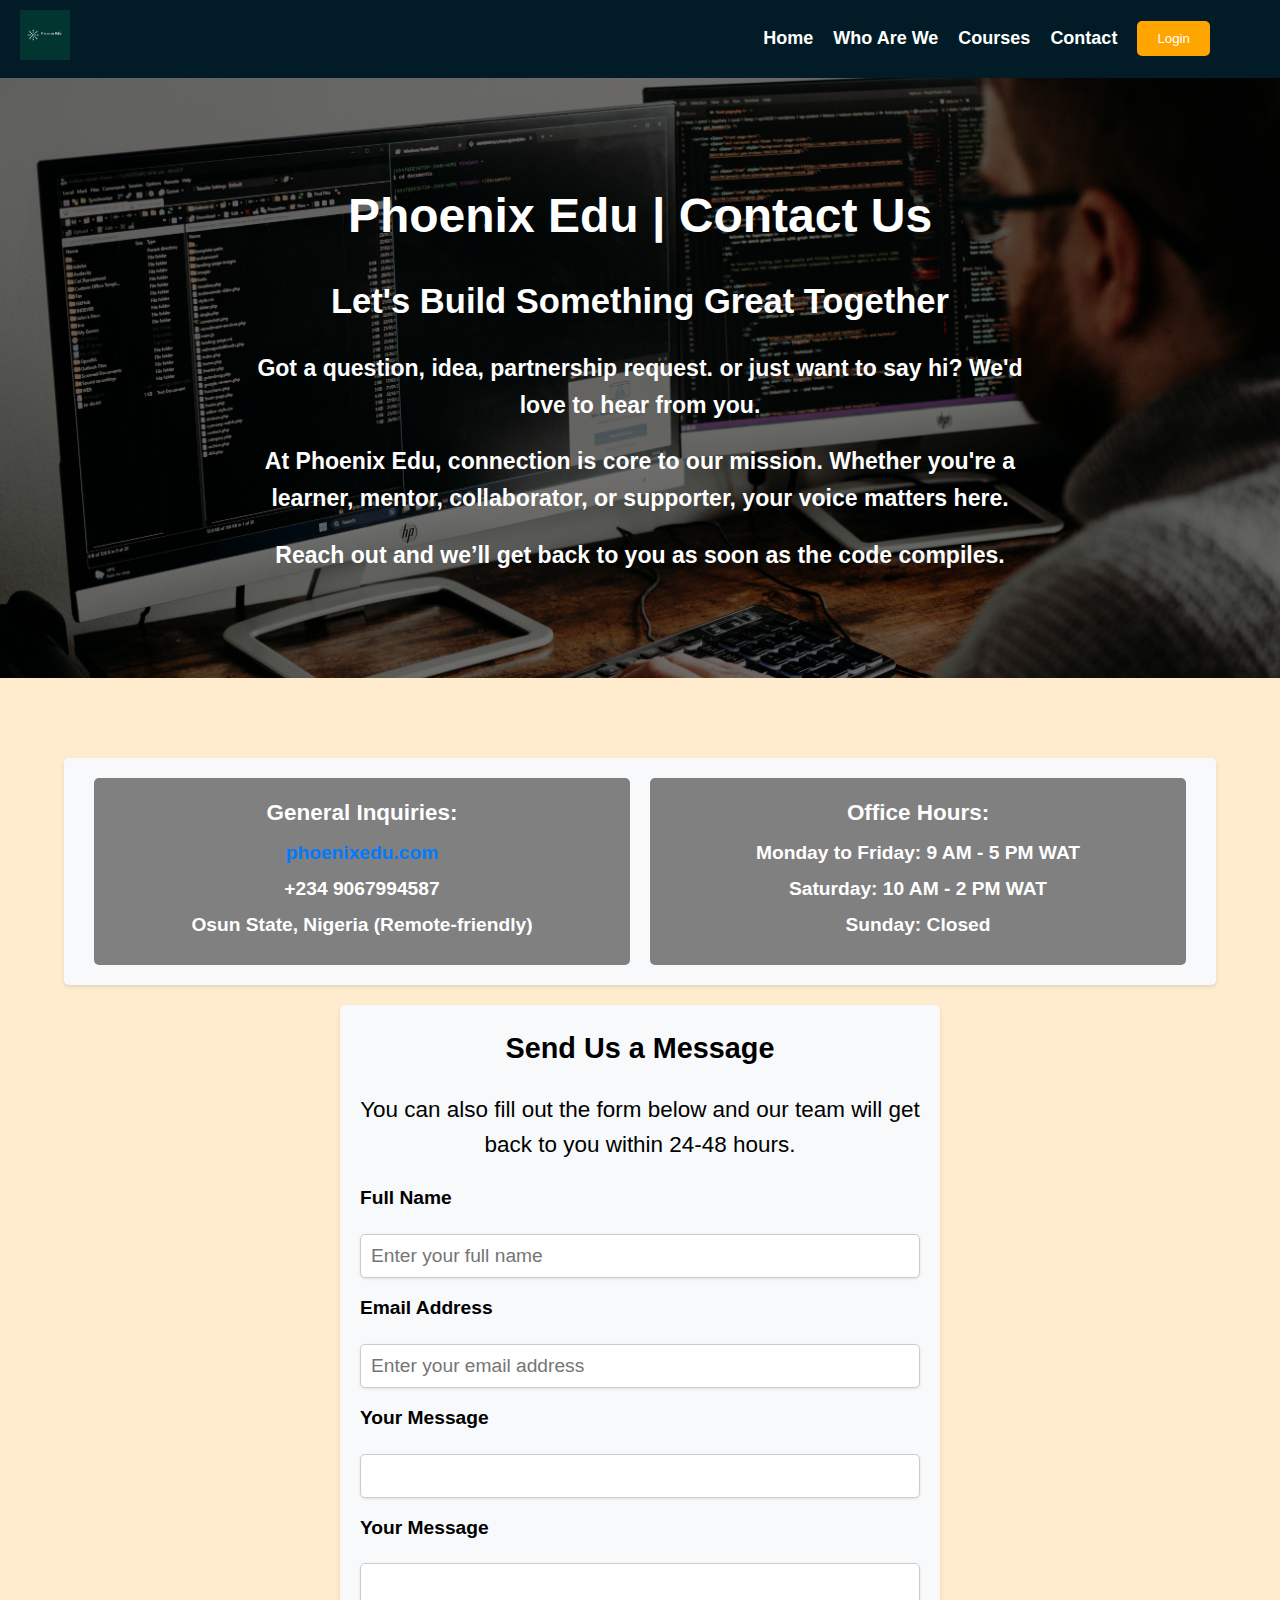
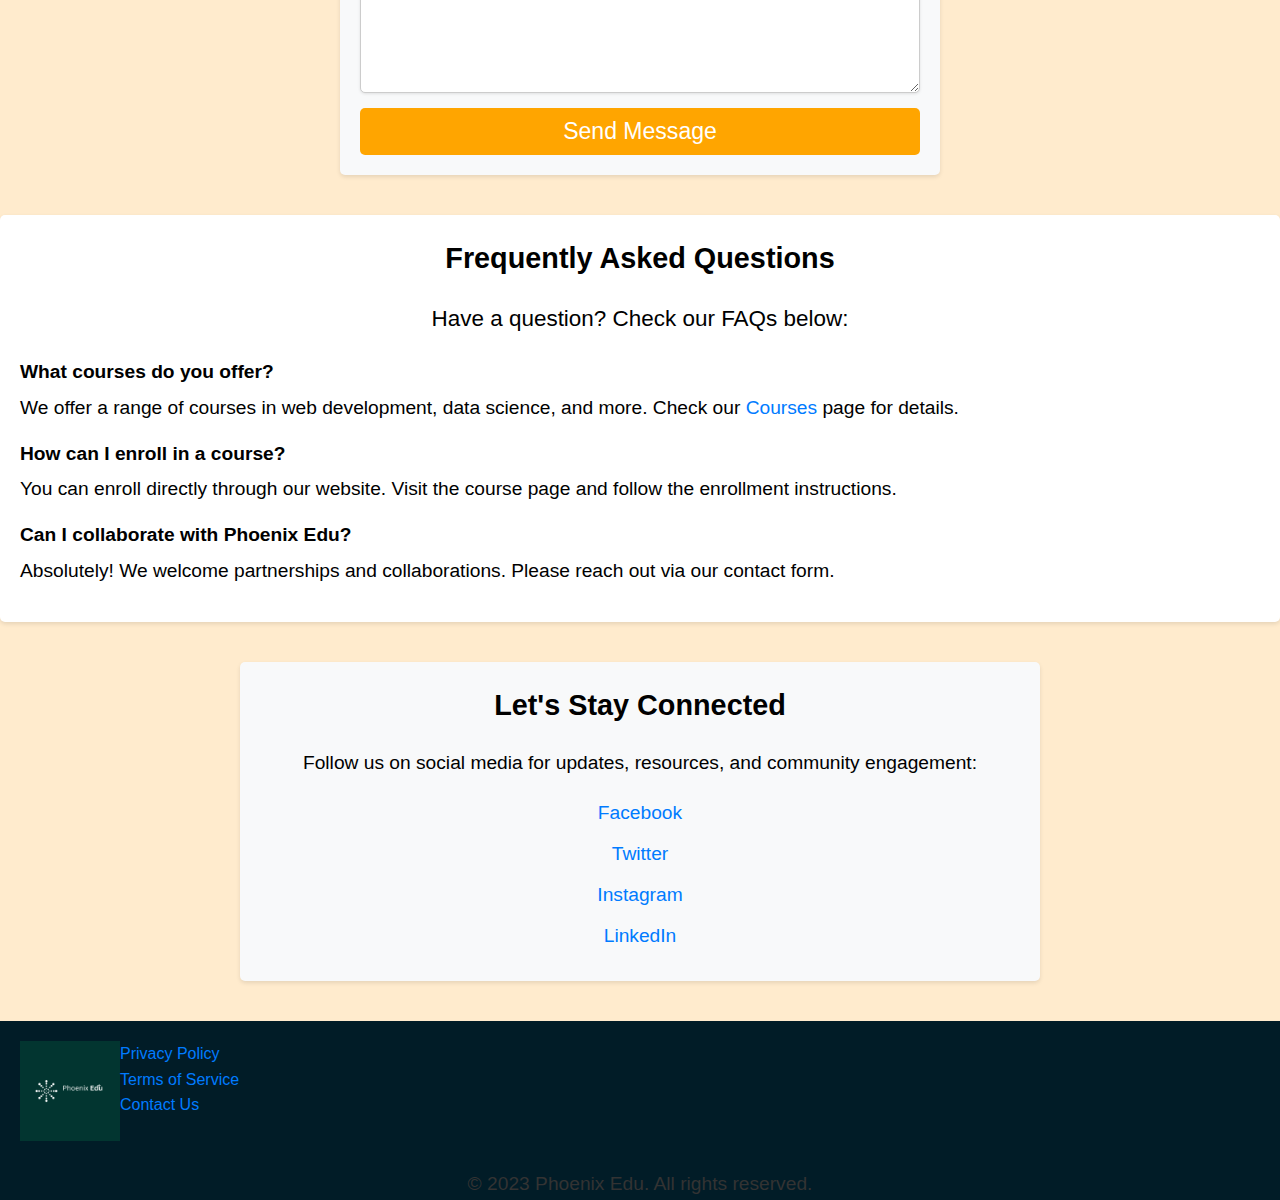
<file: pages/contact.html>
<!DOCTYPE html>
<html lang="en">
  <head>
    <meta charset="UTF-8" />
    <meta name="viewport" content="width=device-width, initial-scale=1.0" />
    <title>Phoenix Edu | Contact</title>

    <style>
        * {
            box-sizing: border-box;
            margin: 0;
            padding: 0;
        }

        a {
            color: #007bff;
            text-decoration: none;
        }

        body {
            font-family:Arial, Helvetica, sans-serif;
            line-height: 1.6;
            color: #333; /* Default text color */
            background-color: blanchedalmond; /* Default background color */
            
        }

        .header {
            display: flex;
            justify-content: space-between;
            align-items: center;
            padding: 10px 20px;
            background-color:rgb(1, 28, 39);
            color: white;
        }

        .logo img {
            width: 50px;
            height: 50px;
        }

        .nav-list {
            display: flex;
            align-items: center;
            gap: 20px;
            margin-right: 50px;
        }

        .nav-list ul {
            list-style-type: none;
            display: flex;
            gap: 20px;
        }

        .nav-list ul li {
            display: inline;
            font-size: 18px;
            font-weight: bold;
        }

        .nav-list ul li a {
            color: white;
            text-decoration: none;
        }

        .nav-list ul li a:hover {
            text-decoration: solid underline;
        }

        .login-button {
            background-color: orange;
            color: white;
            border: none;
            padding: 10px 20px;
            border-radius: 5px;
            cursor: pointer;
        }

        .login-button:hover {
            background-color: darkorange;
        }

        .hero {
            position: relative;
            background-image: url('../images/web-dev2.jpg');
            background-size: cover;
            background-position: center;
            background-repeat: no-repeat;
            display: flex;
            flex-direction: column;
            align-items: center;
            font-weight: bold;
            height: 600px;;
            color: white;
            text-align: center;
            padding: 100px 20px;
            font-size: 1.2em;
            margin-bottom: 80px;
        }

        .hero::before {
            content: '';
            position: absolute;
            top: 0;
            left: 0;
            width: 100%;
            height: 100%;
            background-color: rgba(0, 0, 0, 0.5); /* Semi-transparent overlay */
            z-index: 0; /* Ensure the overlay is above the background image */
        }

        .hero > * {
            position: relative; /* Ensure text is above the overlay */
            z-index: 1; /* Bring text above the overlay */
        }

        .hero h1 {
            font-size: 2.5em;
            margin-bottom: 20px;
        }

        .hero h2 {
            font-size: 1.8em;
            margin-bottom: 20px;
        }

        .hero p {
            font-size: 1.2em;
            margin-bottom: 20px;
            max-width: 800px;
        }

        .contact-details {
            display: flex;
            justify-content: space-between;
            padding: 20px;
            background-color: #f8f9fa;
            margin: 20px 0;
            border-radius: 5px;
            box-shadow: 0 2px 4px rgba(0, 0, 0, 0.1);
            width: 90%;
            margin-left: auto;
            margin-right: auto;
            max-width: 1200px;
        }

        .contact-details h3 {
            margin-bottom: 10px;
        }

        .contact-details ul {
            list-style-type: none;
            padding: 0;
        }

        .contact-details ul li {
            margin-bottom: 5px;
        }

        .contact-info,
        .office-hours {
            flex: 1;
            margin: 0 10px;
            background-color:grey;
            padding: 20px;
            border-radius: 5px;
            color: white;
            text-align: center;
            font-size: 1.2em;
            font-weight: bold;
            line-height: 1.6em;
        }

        .contact-form {
            max-width: 600px;
            margin:  0 auto;
            padding: 20px;
            background-color: #f8f9fa;
            border-radius: 5px;
            box-shadow: 0 2px 4px rgba(0, 0, 0, 0.1);
            color: black;
            font-size: 1.2em;
        }

        .contact-form h2 {
            margin-bottom: 20px;
            text-align: center;
        }

        .contact-form h3 {
            margin-bottom: 20px;
            text-align: center;
            font-weight: normal;
        }

        .contact-form .form {
            display: flex;
            flex-direction: column;
            gap: 15px;
        }

        .contact-form label {
            font-weight: bold;
            margin-bottom: 5px;
        }

        .contact-form input,
        .contact-form textarea {
            width: 100%;
            padding: 10px;
            border: 1px solid #ccc;
            border-radius: 5px;
            font-size: 1em;
            box-shadow: 0 1px 3px rgba(0, 0, 0, 0.1);
            transition: border-color 0.3s ease;
        }

        .contact-form input:focus,
        .contact-form textarea:focus {
            border-color: #007bff;
            outline: none;
        }

        .contact-form button {
            background-color: orange;
            color: white;
            border: none;
            padding: 10px 20px;
            border-radius: 5px;
            cursor: pointer;
            font-size: 1.2em;
            transition: background-color 0.3s ease;
        }

        .contact-form button:hover {
            background-color: darkorange;
        }

        .faqs {
            /* max-width: 800px; */
            /* margin: 0 auto; */
            margin-top: 40px;
            padding: 20px;
            background-color: white;
            border-radius: 5px;
            box-shadow: 0 2px 4px rgba(0, 0, 0, 0.1);
            color: black;
            font-size: 1.2em;

        }

        .faqs h2 {
            margin-bottom: 20px;
            text-align: center;
        }

        .faqs h3 {
            margin-bottom: 20px;
            text-align: center;
            font-weight: normal;
        }

        .faqs ul {
            list-style-type: none;
            padding: 0;
        }

        .faqs li {
            margin-bottom: 15px;
        }

        .faqs li strong {
            display: block;
            margin-bottom: 5px;
            font-weight: bold;
        }

        .stay-connected {
            max-width: 800px;
            margin: 40px auto;
            padding: 20px;
            background-color: #f8f9fa;
            border-radius: 5px;
            box-shadow: 0 2px 4px rgba(0, 0, 0, 0.1);
            color: black;
            font-size: 1.2em;
        }

        .stay-connected h2 {
            margin-bottom: 20px;
            text-align: center;
        }

        .stay-connected p {
            margin-bottom: 20px;
            text-align: center;
        }

        .stay-connected ul {
            list-style-type: none;
            padding: 0;
            text-align: center;
        }
        .stay-connected ul li {
            margin-bottom: 10px;
        }

        .stay-connected ul li a {
            color: #007bff;
            text-decoration: none;
        }

        .stay-connected ul li a:hover {
            text-decoration: underline;
        }

        .footer-content {
                background-color:rgb(1, 28, 39);
                padding: 20px;
                display: flex;
            }

            .footer-links.list {
                list-style-type: none;
            }

            .all-rights {
                margin: 0;
                text-align: center;
                font-size: 1.2em;
                background-color:rgb(1, 28, 39);
            }



    </style>
  </head>
  <body>
    <!-- Header -->
    <header class="header">
      <div class="logo">
        <img
          src="../images/phoenix_logo.png"
          alt="Phoenix Edu Logo"
          width="50px"
          height="50px"
        />
      </div>
      <nav class="nav-list">
        <ul>
          <li><a href="../index.html">Home</a></li>
          <li><a href="./who-are-we.html">Who Are We</a></li>
          <li><a href="./courses.html">Courses</a></li>
          <li><a href="./contact.html">Contact</a></li>
        </ul>
        <button class="login-button">Login</button>
      </nav>
    </header>
    <!-- Hero -->
    <section class="hero">
      <h1>Phoenix Edu | Contact Us</h1>
      <h2>Let's Build Something Great Together</h2>
      <p>
        Got a question, idea, partnership request. or just want to say hi? We'd
        love to hear from you.
      </p>
      <p>
        At Phoenix Edu, connection is core to our mission. Whether you're a
        learner, mentor, collaborator, or supporter, your voice matters here.
      </p>
      <p>Reach out and we’ll get back to you as soon as the code compiles.</p>
    </section>

    <!-- General Details -->
    <section class="contact-details">
        <div class="contact-info">
            <h3>General Inquiries:</h3>
            <ul>
                <li><a href="#">phoenixedu.com</a></li>
                <li>+234 9067994587</li>
                <li>Osun State, Nigeria (Remote-friendly)</li>
            </ul>
        </div>

        <div class="office-hours">
            <h3>Office Hours:</h3>
            <ul>
                <li>Monday to Friday: 9 AM - 5 PM WAT</li>
                <li>Saturday: 10 AM - 2 PM WAT</li>
                <li>Sunday: Closed</li>
            </ul>
        </div>
    </section>

    <!-- Contact Form -->
    <section class="contact-form">
      <h2>Send Us a Message</h2>
      <h3>
        You can also fill out the form below and our team will get back to you
        within 24-48 hours.
      </h3>
      <form action="#" method="POST" class="form">
        <label for="name">Full Name</label>
        <input
          type="text"
          id="name"
          name="name"
          required
          placeholder="Enter your full name"
        />

        <label for="email">Email Address</label>
        <input
          type="email"
          id="email"
          name="email"
          required
          placeholder="Enter your email address"
        />

        <label for="subject">Your Message</label>
        <input type="text" id="subject" name="subject" />

        <label for="message">Your Message</label>
        <textarea
          id="message"
          name="message"
          rows="6"
          required
          placeholder
        ></textarea>

        <button type="submit">Send Message</button>
      </form>
    </section>

    <!-- FAQs Section -->
    <section class="faqs">
      <h2>Frequently Asked Questions</h2>
      <h3>Have a question? Check our FAQs below:</h3>
      <ul>
        <li>
          <strong>What courses do you offer?</strong> We offer a range of
          courses in web development, data science, and more. Check our
          <a href="./courses.html">Courses</a> page for details.
        </li>
        <li>
          <strong>How can I enroll in a course?</strong> You can enroll directly
          through our website. Visit the course page and follow the enrollment
          instructions.
        </li>
        <li>
          <strong>Can I collaborate with Phoenix Edu?</strong> Absolutely! We
          welcome partnerships and collaborations. Please reach out via our
          contact form.
        </li>
      </ul>
    </section>

    <!-- Lets stay connected -->
    <section class="stay-connected">
      <h2>Let's Stay Connected</h2>
      <p>
        Follow us on social media for updates, resources, and community
        engagement:
      </p>
      <ul>
        <li><a href="#">Facebook</a></li>
        <li><a href="#">Twitter</a></li>
        <li><a href="#">Instagram</a></li>
        <li><a href="#">LinkedIn</a></li>
      </ul>
    </section>

    <!-- Footer -->
    <footer>
      <section class="footer-content">
        <div class="footer-logo">
          <img
            src="../images/phoenix_logo.png"
            alt="Phoenix Edu Logo"
            width="100px"
            height="100px"
          />
        </div>
        <div class="footer-links">
          <ul class="footer-links list">
            <li><a href="#">Privacy Policy</a></li>
            <li><a href="#">Terms of Service</a></li>
            <li><a href="#">Contact Us</a></li>
          </ul>
        </div>
      </section>
      <p class="all-rights">&copy; 2023 Phoenix Edu. All rights reserved.</p>
    </footer>
  </body>
</html>
</file>
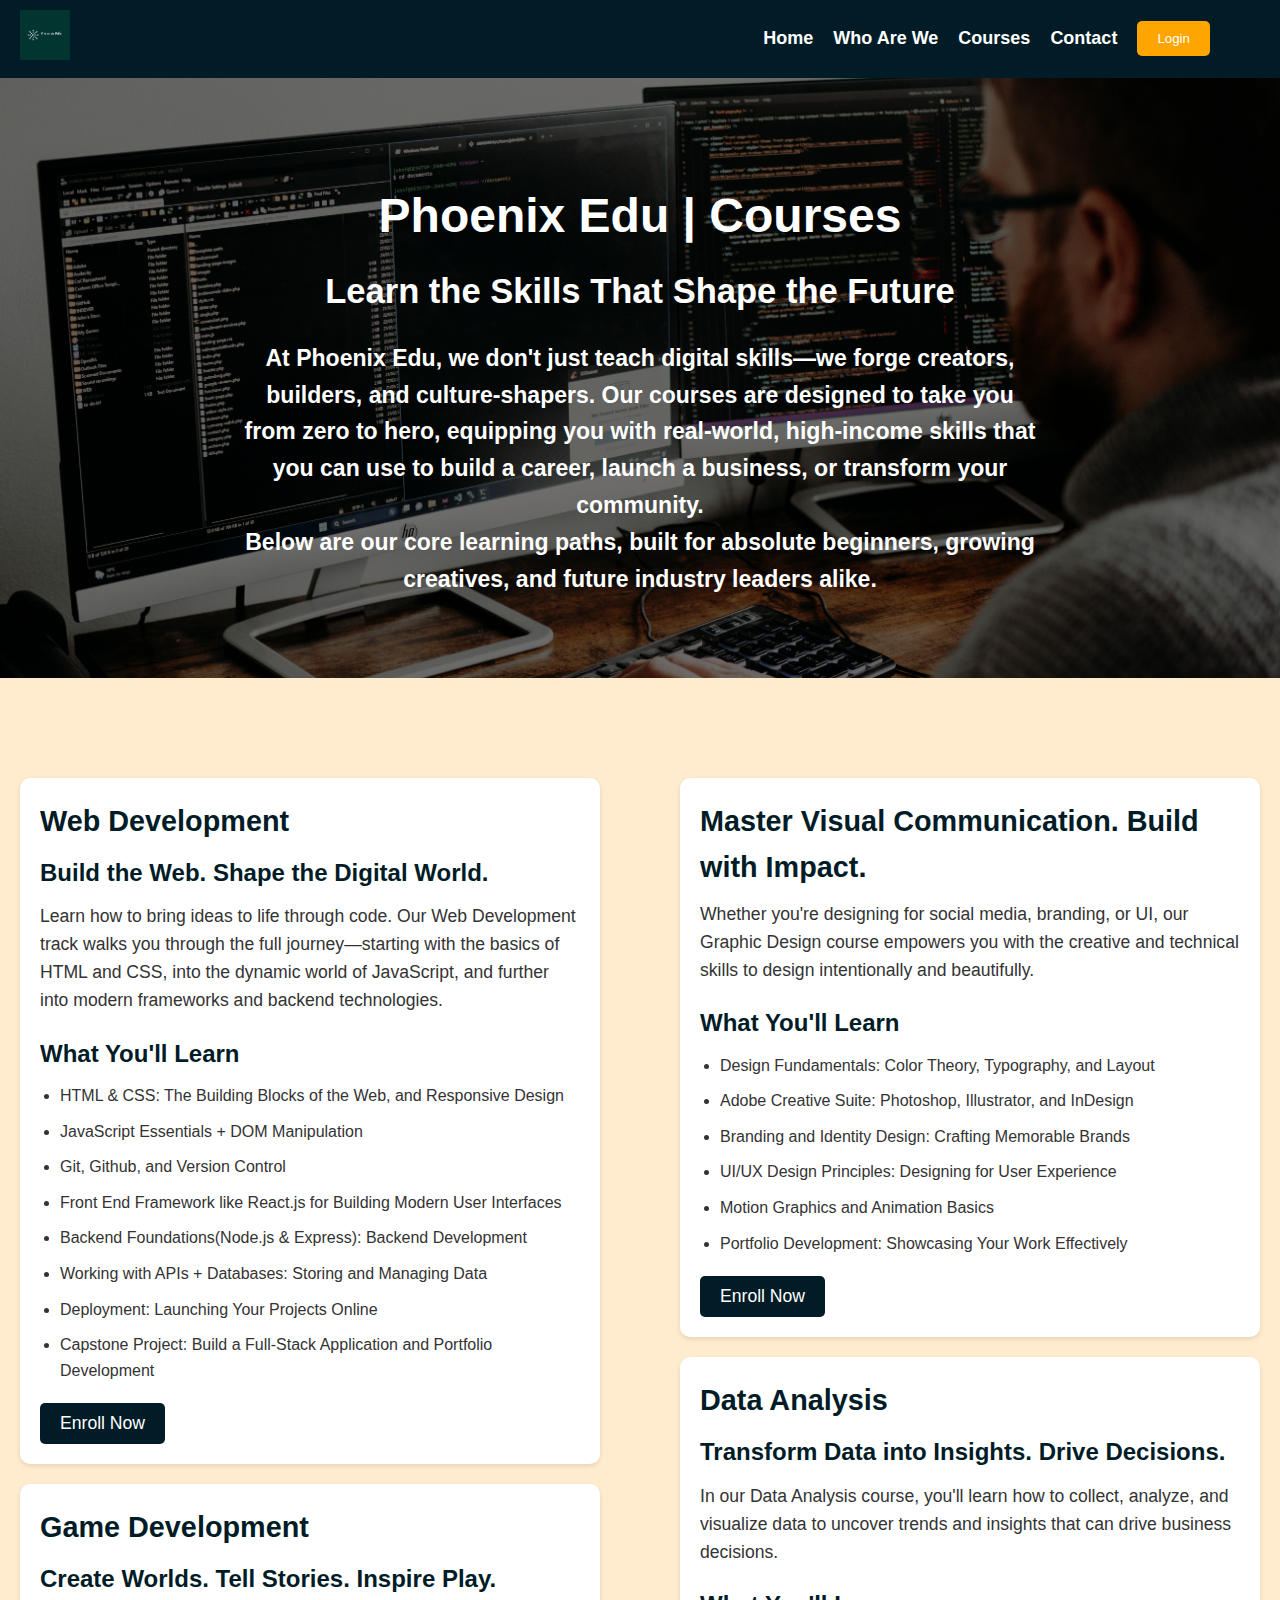
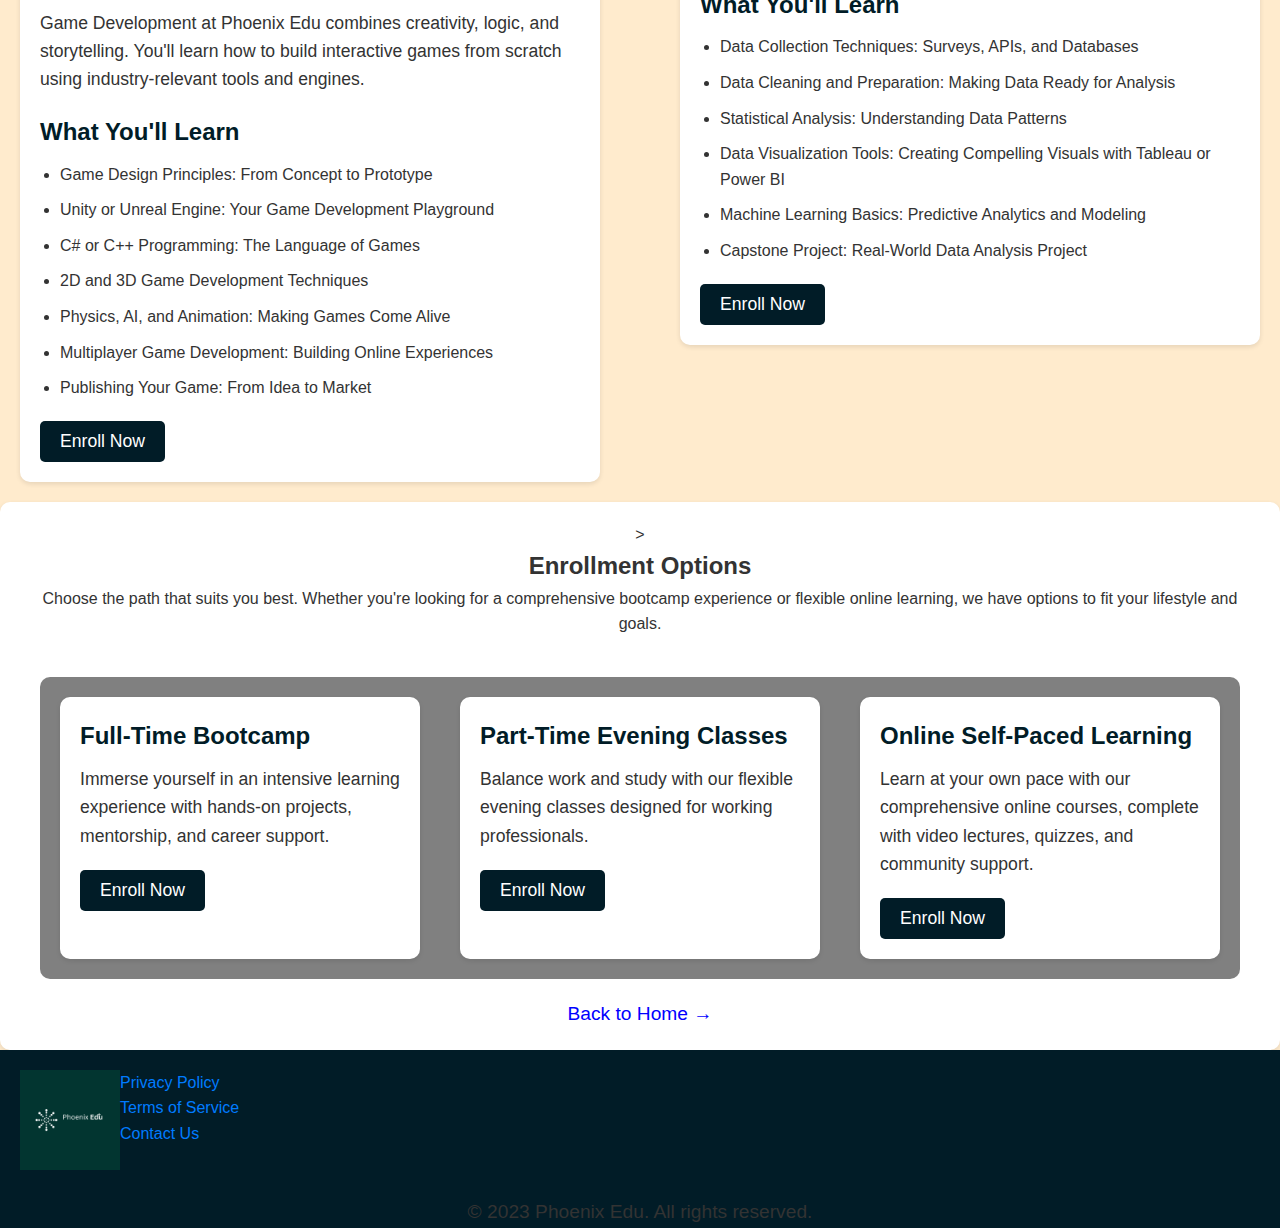
<file: pages/courses.html>
<!DOCTYPE html>
<html lang="en">
  <head>
    <meta charset="UTF-8" />
    <meta name="viewport" content="width=device-width, initial-scale=1.0" />
    <title>Phoenix Edu | courses</title>

    <style>
        * {
            box-sizing: border-box;
            margin: 0;
            padding: 0;
        }

        a {
            color: #007bff;
            text-decoration: none;
        }

        body {
            font-family:Arial, Helvetica, sans-serif;
            line-height: 1.6;
            color: #333; /* Default text color */
            background-color: blanchedalmond; /* Default background color */
            
        }

        .header {
            display: flex;
            justify-content: space-between;
            align-items: center;
            padding: 10px 20px;
            background-color:rgb(1, 28, 39);
            color: white;
        }

        .logo img {
            width: 50px;
            height: 50px;
        }

        .nav-list {
            display: flex;
            align-items: center;
            gap: 20px;
            margin-right: 50px;
        }

        .nav-list ul {
            list-style-type: none;
            display: flex;
            gap: 20px;
        }

        .nav-list ul li {
            display: inline;
            font-size: 18px;
            font-weight: bold;
        }

        .nav-list ul li a {
            color: white;
            text-decoration: none;
        }

        .nav-list ul li a:hover {
            text-decoration: solid underline;
        }

        .login-button {
            background-color: orange;
            color: white;
            border: none;
            padding: 10px 20px;
            border-radius: 5px;
            cursor: pointer;
        }

        .login-button:hover {
            background-color: darkorange;
        }

        .hero {
            position: relative;
            background-image: url('../images/web-dev2.jpg');
            background-size: cover;
            background-position: center;
            background-repeat: no-repeat;
            display: flex;
            flex-direction: column;
            align-items: center;
            font-weight: bold;
            height: 600px;
            color: white;
            text-align: center;
            padding: 100px 20px;
            font-size: 1.2em;
            margin-bottom: 80px;
        }

        .hero::before {
            content: '';
            position: absolute;
            top: 0;
            left: 0;
            width: 100%;
            height: 100%;
            background-color: rgba(0, 0, 0, 0.5); /* Semi-transparent overlay */
            z-index: 0; /* Ensure the overlay is above the background image */
        }

        .hero > * {
            position: relative; /* Ensure text is above the overlay */
            z-index: 1; /* Bring text above the overlay */
        }

        .hero h1 {
            font-size: 2.5em;
            margin-bottom: 10px;
        }
        .hero h2 {
            font-size: 1.8em;
            margin-bottom: 20px;
        }

        .hero p {
            max-width: 800px;
            margin: 0 auto;
            font-size: 1.2em;
        }

        @media (max-width: 768px) {
            .hero {
                padding: 50px 20px;
                height: auto; /* Allow height to adjust based on content */
            }

            .hero h1 {
                font-size: 2em;
            }

            .hero h2 {
                font-size: 1.5em;
            }

            .hero p {
                font-size: 1em;
                padding: 0 20px; /* Add padding for smaller screens */
            }

            
        }

        /* .courses-section {
            padding: 20px;
        } */

        .course-list {
            display: flex;
            gap: 80px;
            max-width: 1500px;
            margin: 0 auto;
            justify-content: space-between;
            padding: 20px;  
            /* flex-wrap: wrap; */

        }

        .groupOne, .groupTwo {
            display: flex;
            flex-direction: column;
            gap: 20px;
            width: 50%;
        }

        .web-dev, .game-dev, .graphic-design, .data-analysis {
            background-color: white;
            padding: 20px;
            border-radius: 10px;
            box-shadow: 0 2px 5px rgba(0, 0, 0, 0.1);
        }

        .web-dev h2, .game-dev h2, .graphic-design h2, .data-analysis h2 {
            color: rgb(1, 28, 39);
            font-size: 1.8em;
            margin-bottom: 10px;
        }

        .web-dev h3, .game-dev h3, .graphic-design h3, .data-analysis h3 {
            color: rgb(1, 28, 39);
            font-size: 1.5em;
            margin-bottom: 10px;
        }

        .web-dev p, .game-dev p, .graphic-design p, .data-analysis p {
            font-size: 1.1em;
            margin-bottom: 20px;
        }

        .web-dev ul, .game-dev ul, .graphic-design ul, .data-analysis ul {
            list-style-type: disc;
            padding-left: 20px;
            margin-bottom: 20px;
        }

        .web-dev ul li, .game-dev ul li, .graphic-design ul li, .data-analysis ul li {
            margin-bottom: 10px;
        }

        .enroll-button {
            background-color: rgb(1, 28, 39);
            color: white;
            border: none;
            padding: 10px 20px;
            border-radius: 5px;
            cursor: pointer;
            font-size: 1.1em;
        }
        .course-list .enroll-button:hover {
            background-color: darkblue;
        }

        .enrollment-header {
            text-align: center;
            margin-bottom: 40px;
        }

        .enrollment-options {
            padding: 20px;
            background-color: rgb(255, 255, 255);
            border-radius: 10px;
            box-shadow: 0 2px 5px rgba(0, 0, 0, 0.1);
        }

        .options {
            display: flex;
            gap: 20px;
            justify-content: space-between;
            max-width: 1200px;
            margin: 0 auto;
            background-color: grey;
            padding: 20px;
            gap: 40px;
            border-radius: 10px;
        }


        .option {
            background-color: white;
            padding: 20px;
            border-radius: 10px;
            box-shadow: 0 2px 5px rgba(0, 0, 0, 0.1);
            flex: 1; /* Allow options to grow equally */
        }

        .option h3 {
            color: rgb(1, 28, 39);
            font-size: 1.5em;
            margin-bottom: 10px;
        }

        .option p {
            font-size: 1.1em;
            margin-bottom: 20px;
        }

        .option .enroll-button {
            background-color: rgb(1, 28, 39);
            color: white;
            border: none;
            padding: 10px 20px;
            border-radius: 5px;
            cursor: pointer;
            font-size: 1.1em;
        }

        .option .enroll-button:hover {
            background-color: darkblue;
        }

        .back-to-home {
            display: block;
            text-align: center;
            margin-top: 20px;
            font-size: 1.2em;
            color: blue;
        }

        .footer-content {
                background-color:rgb(1, 28, 39);
                padding: 20px;
                display: flex;
            }

            .footer-links.list {
                list-style-type: none;
            }

            .all-rights {
                margin: 0;
                text-align: center;
                font-size: 1.2em;
                background-color:rgb(1, 28, 39);
            }


        
    </style>
  </head>
  <body>
    <header class="header">
      <div class="logo">
        <img
          src="../images/phoenix_logo.png"
          alt="Phoenix Edu Logo"
          width="50px"
          height="50px"
        />
      </div>
      <nav class="nav-list">
        <ul>
          <li><a href="../index.html">Home</a></li>
          <li><a href="./who-are-we.html">Who Are We</a></li>
          <li><a href="./courses.html">Courses</a></li>
          <li><a href="./contact.html">Contact</a></li>
        </ul>
        <button class="login-button">Login</button>
      </nav>
    </header>

    <section class="courses-section">
        <!-- Hero Section -->
        <div class="hero">
            <h1>Phoenix Edu | Courses</h1>
            <h2>Learn the Skills That Shape the Future</h2>
            <p>
                At Phoenix Edu, we don't just teach digital skills—we forge creators,
                builders, and culture-shapers. Our courses are designed to take you from
                zero to hero, equipping you with real-world, high-income skills that you
                can use to build a career, launch a business, or transform your
                community.
            </p>
            <p>
                Below are our core learning paths, built for absolute beginners, growing
                creatives, and future industry leaders alike.
            </p>
        </div>

        <div class="course-list">
            <div class="groupOne">
                <!-- Course 1 -->
                <div class="web-dev">
                    <h2>Web Development</h2>
                    <h3>Build the Web. Shape the Digital World.</h3>
                    <p>
                        Learn how to bring ideas to life through code. Our Web Development
                        track walks you through the full journey—starting with the basics of
                        HTML and CSS, into the dynamic world of JavaScript, and further into
                        modern frameworks and backend technologies.
                    </p>
                    
                    <h3>What You'll Learn</h3>
                    <ul>
                        <li>
                        HTML & CSS: The Building Blocks of the Web, and Responsive Design
                        </li>
                        <li>JavaScript Essentials + DOM Manipulation</li>
                        <li>Git, Github, and Version Control</li>
                        <li>
                        Front End Framework like React.js for Building Modern User
                        Interfaces
                        </li>
                        <li>Backend Foundations(Node.js & Express): Backend Development</li>
                        <li>Working with APIs + Databases: Storing and Managing Data</li>
                        <li>Deployment: Launching Your Projects Online</li>
                        <li>
                        Capstone Project: Build a Full-Stack Application and Portfolio
                        Development
                        </li>
                    </ul>
                    <button class="enroll-button">Enroll Now</button>
                </div>

                <!-- Course 2 -->
                <div class="game-dev">
                    <h2>Game Development</h2>
                    <h3>Create Worlds. Tell Stories. Inspire Play.</h3>
                    <p>Game Development at Phoenix Edu combines creativity, logic, and storytelling. You'll learn how to build interactive games from scratch using industry-relevant tools and engines.</p>
                    <h3>What You'll Learn</h3>
                    <ul>
                        <li>Game Design Principles: From Concept to Prototype</li>
                        <li>Unity or Unreal Engine: Your Game Development Playground</li>
                        <li>C# or C++ Programming: The Language of Games</li>
                        <li>2D and 3D Game Development Techniques</li>
                        <li>Physics, AI, and Animation: Making Games Come Alive</li>
                        <li>Multiplayer Game Development: Building Online Experiences</li>
                        <li>Publishing Your Game: From Idea to Market</li>
                    </ul>
                    <button class="enroll-button">Enroll Now</button>
                </div>
            </div>

            <div class="groupTwo">
                <!-- Course 3 -->
                <div class="graphic-design">
                    <h2>Master Visual Communication. Build with Impact.</h2>
                    <p>Whether you're designing for social media, branding, or UI, our Graphic Design course empowers you with the creative and technical skills to design intentionally and beautifully.</p>
                    
                    <h3>What You'll Learn</h3>
                        <ul>
                            <li>Design Fundamentals: Color Theory, Typography, and Layout</li>
                            <li>Adobe Creative Suite: Photoshop, Illustrator, and InDesign</li>
                            <li>Branding and Identity Design: Crafting Memorable Brands</li>
                            <li>UI/UX Design Principles: Designing for User Experience</li>
                            <li>Motion Graphics and Animation Basics</li>
                            <li>Portfolio Development: Showcasing Your Work Effectively</li>
                        </ul>
                        <button class="enroll-button">Enroll Now</button>
                </div>

                <!-- Dta Analysis -->
                <div class="data-analysis">
                    <h2>Data Analysis</h2>
                    <h3>Transform Data into Insights. Drive Decisions.</h3>
                    <p>
                        In our Data Analysis course, you'll learn how to collect, analyze,
                        and visualize data to uncover trends and insights that can drive
                        business decisions.
                    </p>
                    
                    <h3>What You'll Learn</h3>
                    <ul>
                        <li>Data Collection Techniques: Surveys, APIs, and Databases</li>
                        <li>Data Cleaning and Preparation: Making Data Ready for Analysis</li>
                        <li>Statistical Analysis: Understanding Data Patterns</li>
                        <li>Data Visualization Tools: Creating Compelling Visuals with Tableau or Power BI</li>
                        <li>Machine Learning Basics: Predictive Analytics and Modeling</li>
                        <li>Capstone Project: Real-World Data Analysis Project</li>
                    </ul> <!-- Add more courses as needed -->
                    <button class="enroll-button">Enroll Now</button>
            </div>
        </div>
    </section>

    <section class="enrollment-options">
        <div class="enrollment-header">>
            <h2>Enrollment Options</h2>
            <p>
                Choose the path that suits you best. Whether you're looking for a comprehensive bootcamp experience or flexible online learning, we have options to fit your lifestyle and goals.
            </p>
        </div>
        <div class="options">
            <div class="option">
                <h3>Full-Time Bootcamp</h3>
                <p>
                    Immerse yourself in an intensive learning experience with hands-on
                    projects, mentorship, and career support.
                </p>
                <button class="enroll-button">Enroll Now</button>
                </div>
            <div class="option">
                <h3>Part-Time Evening Classes</h3>
                <p>
                    Balance work and study with our flexible evening classes designed
                    for working professionals.
                </p>
                <button class="enroll-button">Enroll Now</button>
            </div>
            <div class="option">
                <h3>Online Self-Paced Learning</h3>
                <p>
                    Learn at your own pace with our comprehensive online courses,
                    complete with video lectures, quizzes, and community support.
                </p>
                <button class="enroll-button">Enroll Now</button>
            </div>
            
        </div>

        <a href="../index.html" style="color:blue" class="back-to-home">Back to Home →</a>
    </section>

    <footer>
        <section class="footer-content">
            <div class="footer-logo">
            <img
                src="../images/phoenix_logo.png"
                alt="Phoenix Edu Logo"
                width="100px"
                height="100px"
            />
            </div>
            <div class="footer-links">
            <ul class="footer-links list">
                <li><a href="./privacy-policy.html">Privacy Policy</a></li>
                <li><a href="./terms.html">Terms of Service</a></li>
                <li><a href="./contact.html">Contact Us</a></li>
            </ul>
            </div>
        </section>
        <p class="all-rights">&copy; 2023 Phoenix Edu. All rights reserved.</p>
    </footer>
  </body>
</html>
</file>
